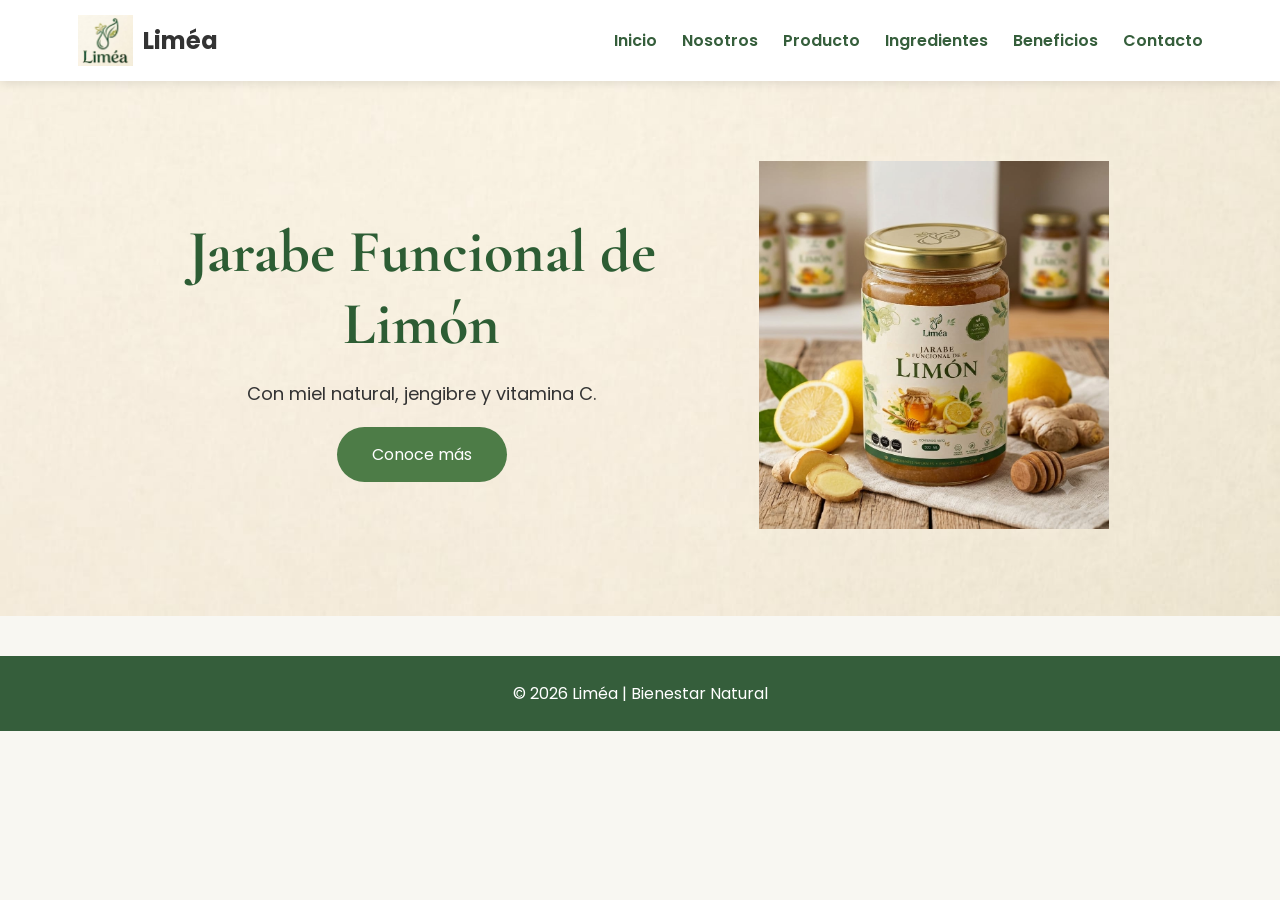
<file: index.html>
<!DOCTYPE html>
<html lang="es">

<head>

<meta charset="UTF-8">
<meta name="viewport" content="width=device-width, initial-scale=1.0">

<title>Liméa | Bienvenido</title>

<link rel="stylesheet" href="style.css">

<link href="https://fonts.googleapis.com/css2?family=Poppins:wght@300;400;600&family=Cormorant+Garamond:wght@700&display=swap" rel="stylesheet">

</head>

<body>

<header>

<nav>

<div class="logo">

<img src="img/logo.jpeg" alt="Logo Liméa">

<h2>Liméa</h2>

</div>

<ul>

<li><a href="index.html">Inicio</a></li>

<li><a href="nosotros.html">Nosotros</a></li>

<li><a href="producto.html">Producto</a></li>

<li><a href="ingredientes.html">Ingredientes</a></li>

<li><a href="beneficio.html">Beneficios</a></li>

<li><a href="contaco.html">Contacto</a></li>

</ul>

</nav>

</header>

<section class="hero">

<div class="texto">

<h1>Jarabe Funcional de Limón</h1>

<p>

Con miel natural, jengibre y vitamina C.

</p>

<a href="nosotros.html" class="boton">

Conoce más

</a>

</div>

<div>

<img src="img/jarabe.jpeg" class="botella" alt="Jarabe Liméa">

</div>

</section>

<footer>

<p>

© 2026 Liméa | Bienestar Natural

</p>

</footer>

<script src="script.js"></script>

</body>

</html>
</file>
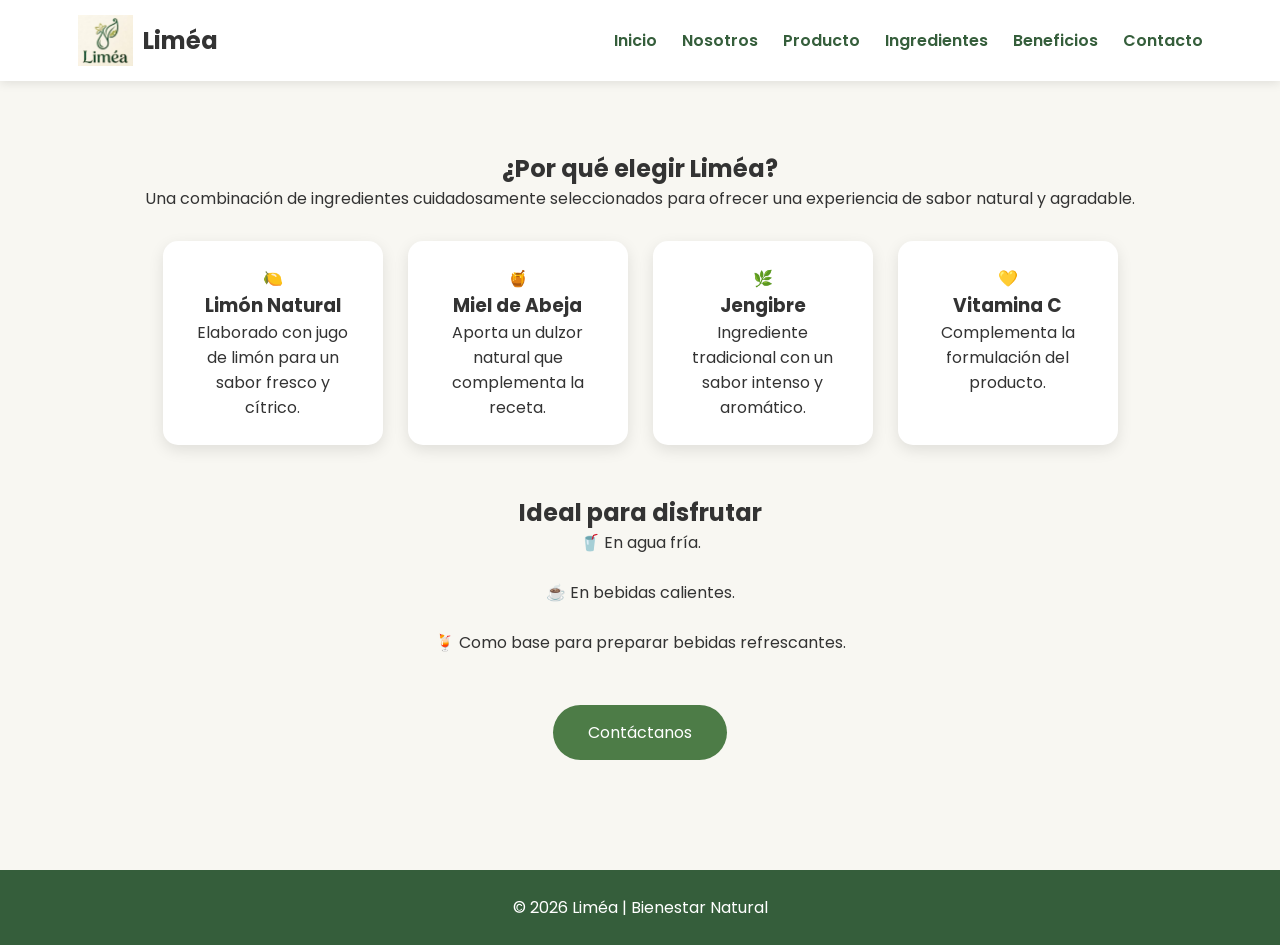
<file: beneficio.html>
<!DOCTYPE html>
<html lang="es">

<head>

<meta charset="UTF-8">
<meta name="viewport" content="width=device-width, initial-scale=1.0">

<title>Beneficios | Liméa</title>

<link rel="stylesheet" href="style.css">

<link href="https://fonts.googleapis.com/css2?family=Poppins:wght@300;400;600&family=Cormorant+Garamond:wght@700&display=swap" rel="stylesheet">

</head>

<body>

<header>

<nav>

<div class="logo">

<img src="img/logo.jpeg" alt="Logo Liméa">

<h2>Liméa</h2>

</div>

<ul>

<li><a href="index.html">Inicio</a></li>
<li><a href="nosotros.html">Nosotros</a></li>
<li><a href="producto.html">Producto</a></li>
<li><a href="ingredientes.html">Ingredientes</a></li>
<li><a href="beneficio.html">Beneficios</a></li>
<li><a href="contaco.html">Contacto</a></li>

</ul>

</nav>

</header>

<section>

<h1>¿Por qué elegir Liméa?</h1>

<p>
Una combinación de ingredientes cuidadosamente seleccionados para ofrecer una experiencia de sabor natural y agradable.
</p>

<div class="cards">

<div class="card">
🍋
<h3>Limón Natural</h3>
<p>Elaborado con jugo de limón para un sabor fresco y cítrico.</p>
</div>

<div class="card">
🍯
<h3>Miel de Abeja</h3>
<p>Aporta un dulzor natural que complementa la receta.</p>
</div>

<div class="card">
🌿
<h3>Jengibre</h3>
<p>Ingrediente tradicional con un sabor intenso y aromático.</p>
</div>

<div class="card">
💛
<h3>Vitamina C</h3>
<p>Complementa la formulación del producto.</p>
</div>

</div>

<br><br>

<h2>Ideal para disfrutar</h2>

<p>

🥤 En agua fría.

<br><br>

☕ En bebidas calientes.

<br><br>

🍹 Como base para preparar bebidas refrescantes.

</p>

<br><br>

<a href="contacto.html" class="boton">

Contáctanos

</a>

</section>

<footer>

<p>

© 2026 Liméa | Bienestar Natural

</p>

</footer>

<script src="script.js"></script>

</body>

</html>
</file>
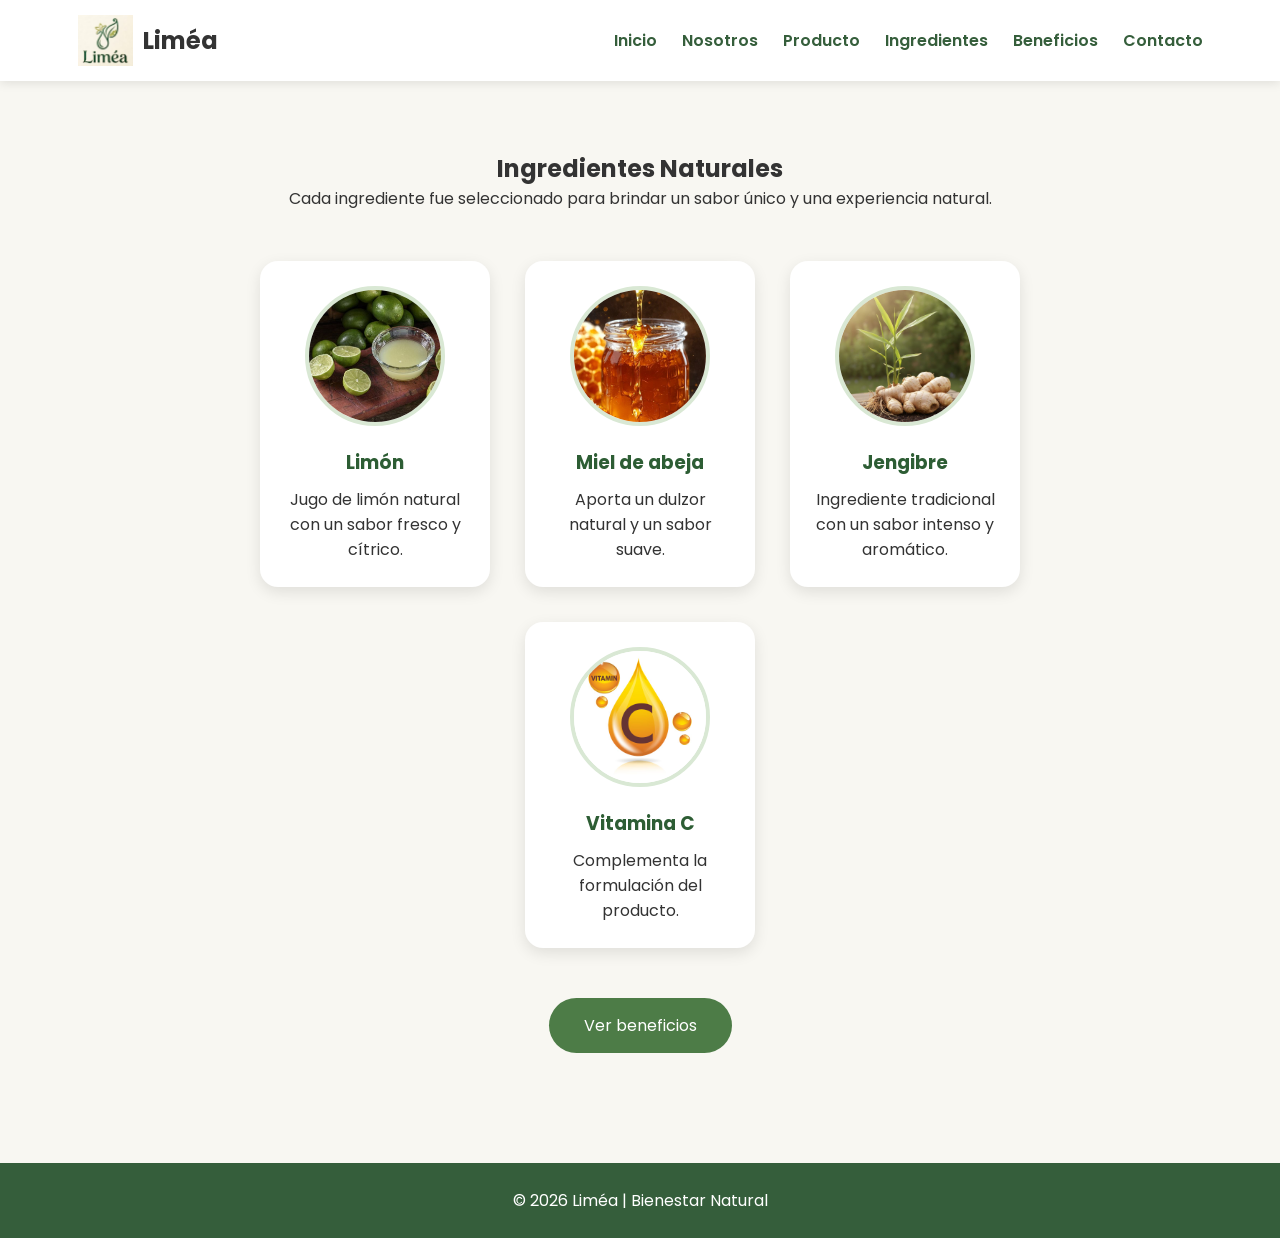
<file: ingredientes.html>
<!DOCTYPE html>
<html lang="es">

<head>
<meta charset="UTF-8">
<meta name="viewport" content="width=device-width, initial-scale=1.0">

<title>Ingredientes | Liméa</title>

<link rel="stylesheet" href="style.css">

<link href="https://fonts.googleapis.com/css2?family=Poppins:wght@300;400;600&family=Cormorant+Garamond:wght@700&display=swap" rel="stylesheet">

</head>

<body>

<header>

<nav>

<div class="logo">
<img src="img/logo.jpeg" alt="Logo Liméa">
<h2>Liméa</h2>
</div>

<ul>
<li><a href="index.html">Inicio</a></li>
<li><a href="nosotros.html">Nosotros</a></li>
<li><a href="producto.html">Producto</a></li>
<li><a href="ingredientes.html">Ingredientes</a></li>
<li><a href="beneficio.html">Beneficios</a></li>
<li><a href="contaco.html">Contacto</a></li>
</ul>

</nav>

</header>

<section>

<h1>Ingredientes Naturales</h1>

<p>
Cada ingrediente fue seleccionado para brindar un sabor único y una experiencia natural.
</p>

<div class="ingredientes">

<div class="item">
<img src="img/limón.jpg" alt="Limón">
<h3>Limón</h3>
<p>Jugo de limón natural con un sabor fresco y cítrico.</p>
</div>

<div class="item">
<img src="img/miel.jpg" alt="Miel">
<h3>Miel de abeja</h3>
<p>Aporta un dulzor natural y un sabor suave.</p>
</div>

<div class="item">
<img src="img/jengibre.jpg" alt="Jengibre">
<h3>Jengibre</h3>
<p>Ingrediente tradicional con un sabor intenso y aromático.</p>
</div>

<div class="item">
<img src="img/vitamina.jpg" alt="Vitamina C">
<h3>Vitamina C</h3>
<p>Complementa la formulación del producto.</p>
</div>

</div>

<br><br>

<a href="beneficios.html" class="boton">
Ver beneficios
</a>

</section>

<footer>

<p>© 2026 Liméa | Bienestar Natural</p>

</footer>

<script src="script.js"></script>

</body>
</html>
</file>
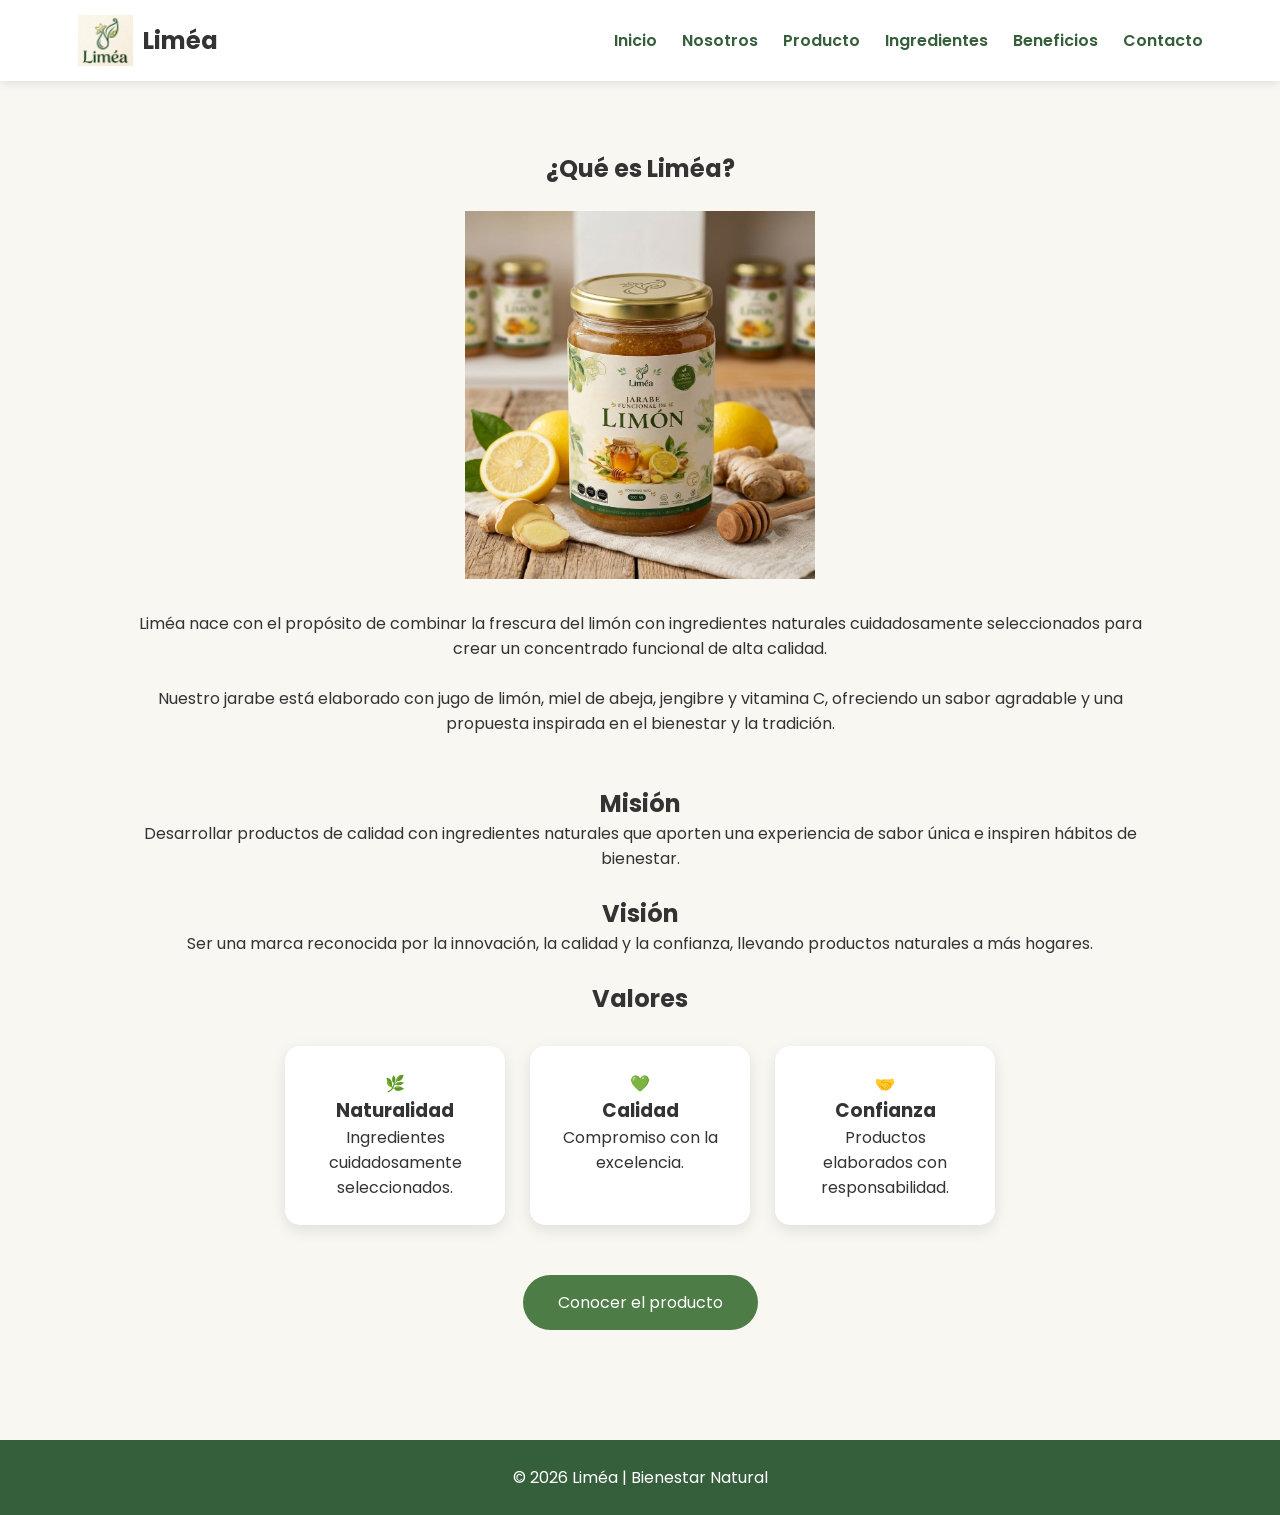
<file: nosotros.html>
<!DOCTYPE html>
<html lang="es">

<head>

<meta charset="UTF-8">
<meta name="viewport" content="width=device-width, initial-scale=1.0">

<title>¿Qué es Liméa?</title>

<link rel="stylesheet" href="style.css">

<link href="https://fonts.googleapis.com/css2?family=Poppins:wght@300;400;600&family=Cormorant+Garamond:wght@700&display=swap" rel="stylesheet">

</head>

<body>

<header>

<nav>

<div class="logo">

<img src="img/logo.jpeg" alt="Logo Liméa">

<h2>Liméa</h2>

</div>

<ul>

<li><a href="index.html">Inicio</a></li>

<li><a href="nosotros.html">Nosotros</a></li>

<li><a href="producto.html">Producto</a></li>

<li><a href="ingredientes.html">Ingredientes</a></li>

<li><a href="beneficio.html">Beneficios</a></li>

<li><a href="contaco.html">Contacto</a></li>

</ul>

</nav>

</header>

<section>

<h1>¿Qué es Liméa?</h1>

<br>

<img src="img/jarabe.jpeg" class="botella" alt="Botella Liméa">

<br><br>

<p>

Liméa nace con el propósito de combinar la frescura del limón con ingredientes naturales cuidadosamente seleccionados para crear un concentrado funcional de alta calidad.

</p>

<br>

<p>

Nuestro jarabe está elaborado con jugo de limón, miel de abeja, jengibre y vitamina C, ofreciendo un sabor agradable y una propuesta inspirada en el bienestar y la tradición.

</p>

<br><br>

<h2>Misión</h2>

<p>

Desarrollar productos de calidad con ingredientes naturales que aporten una experiencia de sabor única e inspiren hábitos de bienestar.

</p>

<br>

<h2>Visión</h2>

<p>

Ser una marca reconocida por la innovación, la calidad y la confianza, llevando productos naturales a más hogares.

</p>

<br>

<h2>Valores</h2>

<div class="cards">

<div class="card">

🌿

<h3>Naturalidad</h3>

<p>Ingredientes cuidadosamente seleccionados.</p>

</div>

<div class="card">

💚

<h3>Calidad</h3>

<p>Compromiso con la excelencia.</p>

</div>

<div class="card">

🤝

<h3>Confianza</h3>

<p>Productos elaborados con responsabilidad.</p>

</div>

</div>

<br><br>

<a href="producto.html" class="boton">

Conocer el producto

</a>

</section>

<footer>

© 2026 Liméa | Bienestar Natural

</footer>

<script src="script.js"></script>

</body>

</html>
</file>
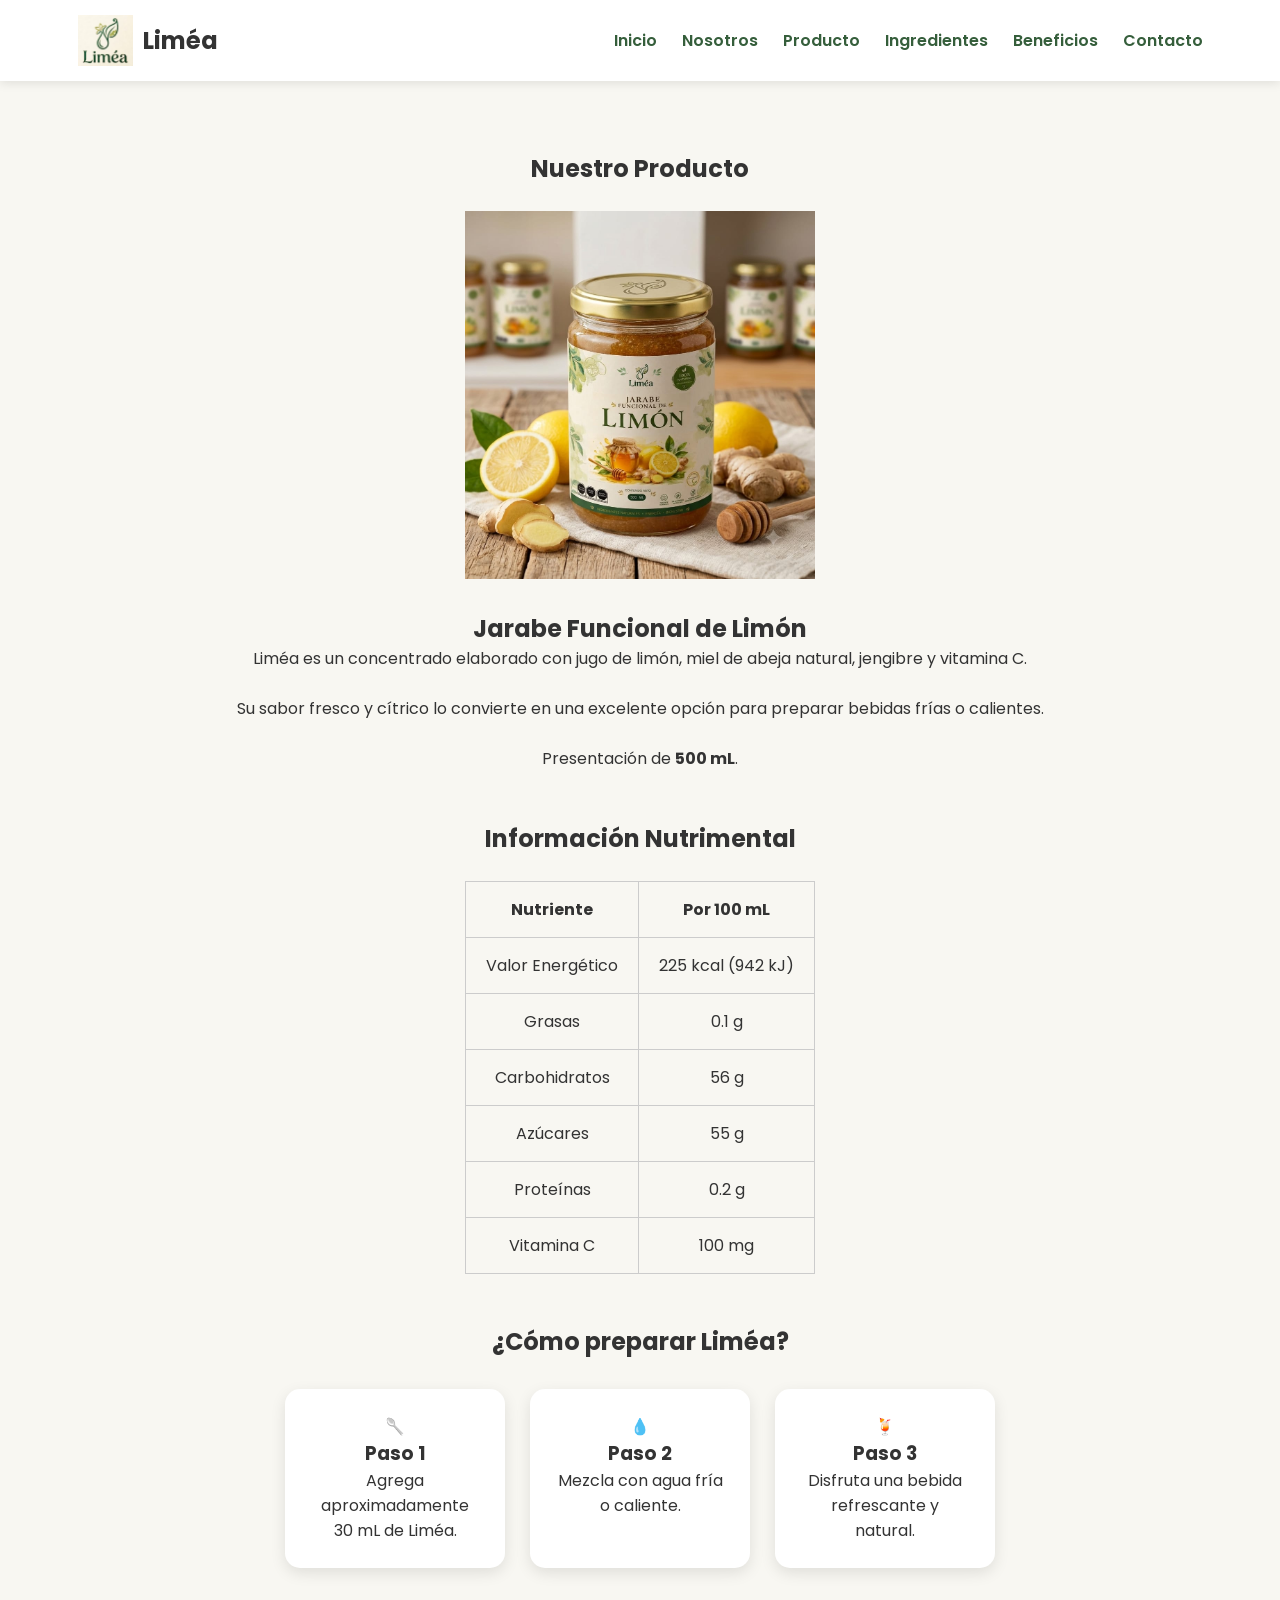
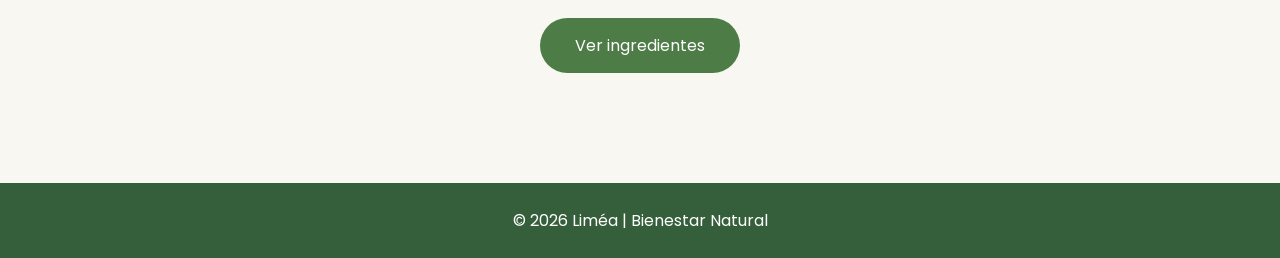
<file: producto.html>
<!DOCTYPE html>
<html lang="es">

<head>
    <meta charset="UTF-8">
    <meta name="viewport" content="width=device-width, initial-scale=1.0">
    <title>Producto | Liméa</title>

    <link rel="stylesheet" href="style.css">
    <link rel="icon" type="image/png" href="img/logo.jpeg">

    <link href="https://fonts.googleapis.com/css2?family=Poppins:wght@300;400;600&family=Cormorant+Garamond:wght@700&display=swap" rel="stylesheet">
</head>

<body>

<header>

<nav>

<div class="logo">
<img src="img/logo.jpeg" alt="Logo Liméa">
<h2>Liméa</h2>
</div>
<div class="menu-icon" onclick="toggleMenu()">
☰
</div>
<ul>
<li><a href="index.html">Inicio</a></li>
<li><a href="nosotros.html">Nosotros</a></li>
<li><a href="producto.html">Producto</a></li>
<li><a href="ingredientes.html">Ingredientes</a></li>
<li><a href="beneficio.html">Beneficios</a></li>
<li><a href="contaco.html">Contacto</a></li>
</ul>

</nav>


</header>

<section>

<h1>Nuestro Producto</h1>

<br>

<img src="img/jarabe.jpeg" class="botella" alt="Jarabe Liméa">

<br><br>

<h2>Jarabe Funcional de Limón</h2>

<p>
Liméa es un concentrado elaborado con jugo de limón,
miel de abeja natural, jengibre y vitamina C.
</p>

<br>

<p>
Su sabor fresco y cítrico lo convierte en una excelente opción
para preparar bebidas frías o calientes.
</p>

<br>

<p>
Presentación de <strong>500 mL</strong>.
</p>

<br><br>

<h2>Información Nutrimental</h2>

<table>

<tr>
<th>Nutriente</th>
<th>Por 100 mL</th>
</tr>

<tr>
<td>Valor Energético</td>
<td>225 kcal (942 kJ)</td>
</tr>

<tr>
<td>Grasas</td>
<td>0.1 g</td>
</tr>

<tr>
<td>Carbohidratos</td>
<td>56 g</td>
</tr>

<tr>
<td>Azúcares</td>
<td>55 g</td>
</tr>

<tr>
<td>Proteínas</td>
<td>0.2 g</td>
</tr>

<tr>
<td>Vitamina C</td>
<td>100 mg</td>
</tr>

</table>

<br><br>

<h2>¿Cómo preparar Liméa?</h2>

<div class="cards">

<div class="card">

🥄

<h3>Paso 1</h3>

<p>
Agrega aproximadamente 30 mL de Liméa.
</p>

</div>

<div class="card">

💧

<h3>Paso 2</h3>

<p>
Mezcla con agua fría o caliente.
</p>

</div>

<div class="card">

🍹

<h3>Paso 3</h3>

<p>
Disfruta una bebida refrescante y natural.
</p>

</div>

</div>

<br><br>

<a href="ingredientes.html" class="boton">
Ver ingredientes
</a>

</section>

<footer>

<p>© 2026 Liméa | Bienestar Natural</p>

</footer>

<script src="script.js"></script>

</body>

</html>
</file>
<file: style.css>
*{
margin:0;
padding:0;
box-sizing:border-box;
}

body{
font-family:'Poppins',sans-serif;
background:#f8f7f2;
color:#333;
}

header{
background:white;
position:sticky;
top:0;
box-shadow:0 2px 10px rgba(0,0,0,.1);
padding:15px;
}

nav{
display:flex;
justify-content:space-between;
align-items:center;
width:90%;
margin:auto;
}

.logo{
display:flex;
align-items:center;
gap:10px;
}

.logo img{
width:55px;
}

nav ul{
display:flex;
list-style:none;
gap:25px;
}

nav a{
text-decoration:none;
color:#355e3b;
font-weight:600;
}

.hero{
display:flex;
justify-content:space-around;
align-items:center;
padding:80px 10%;
background-image:url("img/fondo.jpeg");
background-size:cover;
background-position:center;
}

.texto{
max-width:500px;
}

.texto h1{
font-family:'Cormorant Garamond',serif;
font-size:60px;
color:#2d5d34;
}

.texto p{
margin:20px 0;
font-size:18px;
}

.boton{
display:inline-block;
background:#4d7c47;
color:white;
padding:15px 35px;
border-radius:40px;
text-decoration:none;
transition:.3s;
}

.boton:hover{
background:#2d5d34;
transform:scale(1.05);
}

.botella{
width:350px;
}

section{
padding:70px 10%;
text-align:center;
animation:aparecer 1s;
}

.cards{
display:flex;
justify-content:center;
gap:25px;
flex-wrap:wrap;
margin-top:30px;
}

.card{
background:white;
padding:25px;
width:220px;
border-radius:15px;
box-shadow:0 5px 15px rgba(0,0,0,.1);
transition:.3s;
}

.card:hover{
transform:translateY(-8px);
}

table{
margin:auto;
border-collapse:collapse;
margin-top:25px;
}

th,td{
border:1px solid #ccc;
padding:15px 20px;
}

footer{
background:#355e3b;
color:white;
text-align:center;
padding:25px;
margin-top:40px;
}

@keyframes aparecer{
from{
opacity:0;
transform:translateY(40px);
}
to{
opacity:1;
transform:translateY(0);
}
}
.ingredientes{
display:flex;
justify-content:center;
gap:35px;
flex-wrap:wrap;
margin-top:50px;
}

.item{
background:white;
width:230px;
padding:25px;
border-radius:18px;
box-shadow:0 5px 15px rgba(0,0,0,.1);
transition:.3s;
text-align:center;
}

.item:hover{
transform:translateY(-10px);
}

.item img{
width:140px;
height:140px;
object-fit:cover;
border-radius:50%;
margin-bottom:15px;
border:4px solid #d9e8d4;
}

.item h3{
color:#2d5d34;
margin-bottom:10px;
}
.formulario{

max-width:600px;

margin:auto;

display:flex;

flex-direction:column;

gap:20px;

margin-top:40px;

}

.formulario input,
.formulario textarea{

padding:15px;

border-radius:10px;

border:1px solid #ccc;

font-size:16px;

font-family:Poppins,sans-serif;

}

.formulario button{

border:none;

cursor:pointer;

}

.qr{

width:220px;

margin-top:20px;

border-radius:15px;

box-shadow:0 5px 15px rgba(0,0,0,.15);

}
/* ===== MENÚ RESPONSIVO ===== */

.menu-icon{

display:none;

font-size:32px;

cursor:pointer;

color:#355e3b;

font-weight:bold;

}

@media(max-width:768px){

nav{

flex-wrap:wrap;

}

.menu-icon{

display:block;

}

nav ul{

display:none;

width:100%;

flex-direction:column;

text-align:center;

margin-top:20px;

gap:18px;

}

nav ul.activo{

display:flex;

}

.hero{

flex-direction:column;

text-align:center;

}

.texto h1{

font-size:42px;

}

.botella{

width:260px;

margin-top:40px;

}

.cards{

flex-direction:column;

align-items:center;

}

.ingredientes{

flex-direction:column;

align-items:center;

}

}
/* ===== MENÚ PARA CELULAR ===== */

.menu-icon{
    display:none;
    font-size:32px;
    cursor:pointer;
    color:#355e3b;
    font-weight:bold;
}

@media (max-width:768px){

    nav{
        display:flex;
        justify-content:space-between;
        align-items:center;
        flex-wrap:wrap;
    }

    .menu-icon{
        display:block;
    }

    nav ul{
        display:none;
        flex-direction:column;
        width:100%;
        background:white;
        margin-top:15px;
        padding:15px 0;
        text-align:center;
    }

    nav ul.activo{
        display:flex;
    }

    nav ul li{
        margin:12px 0;
    }
}
</file>
